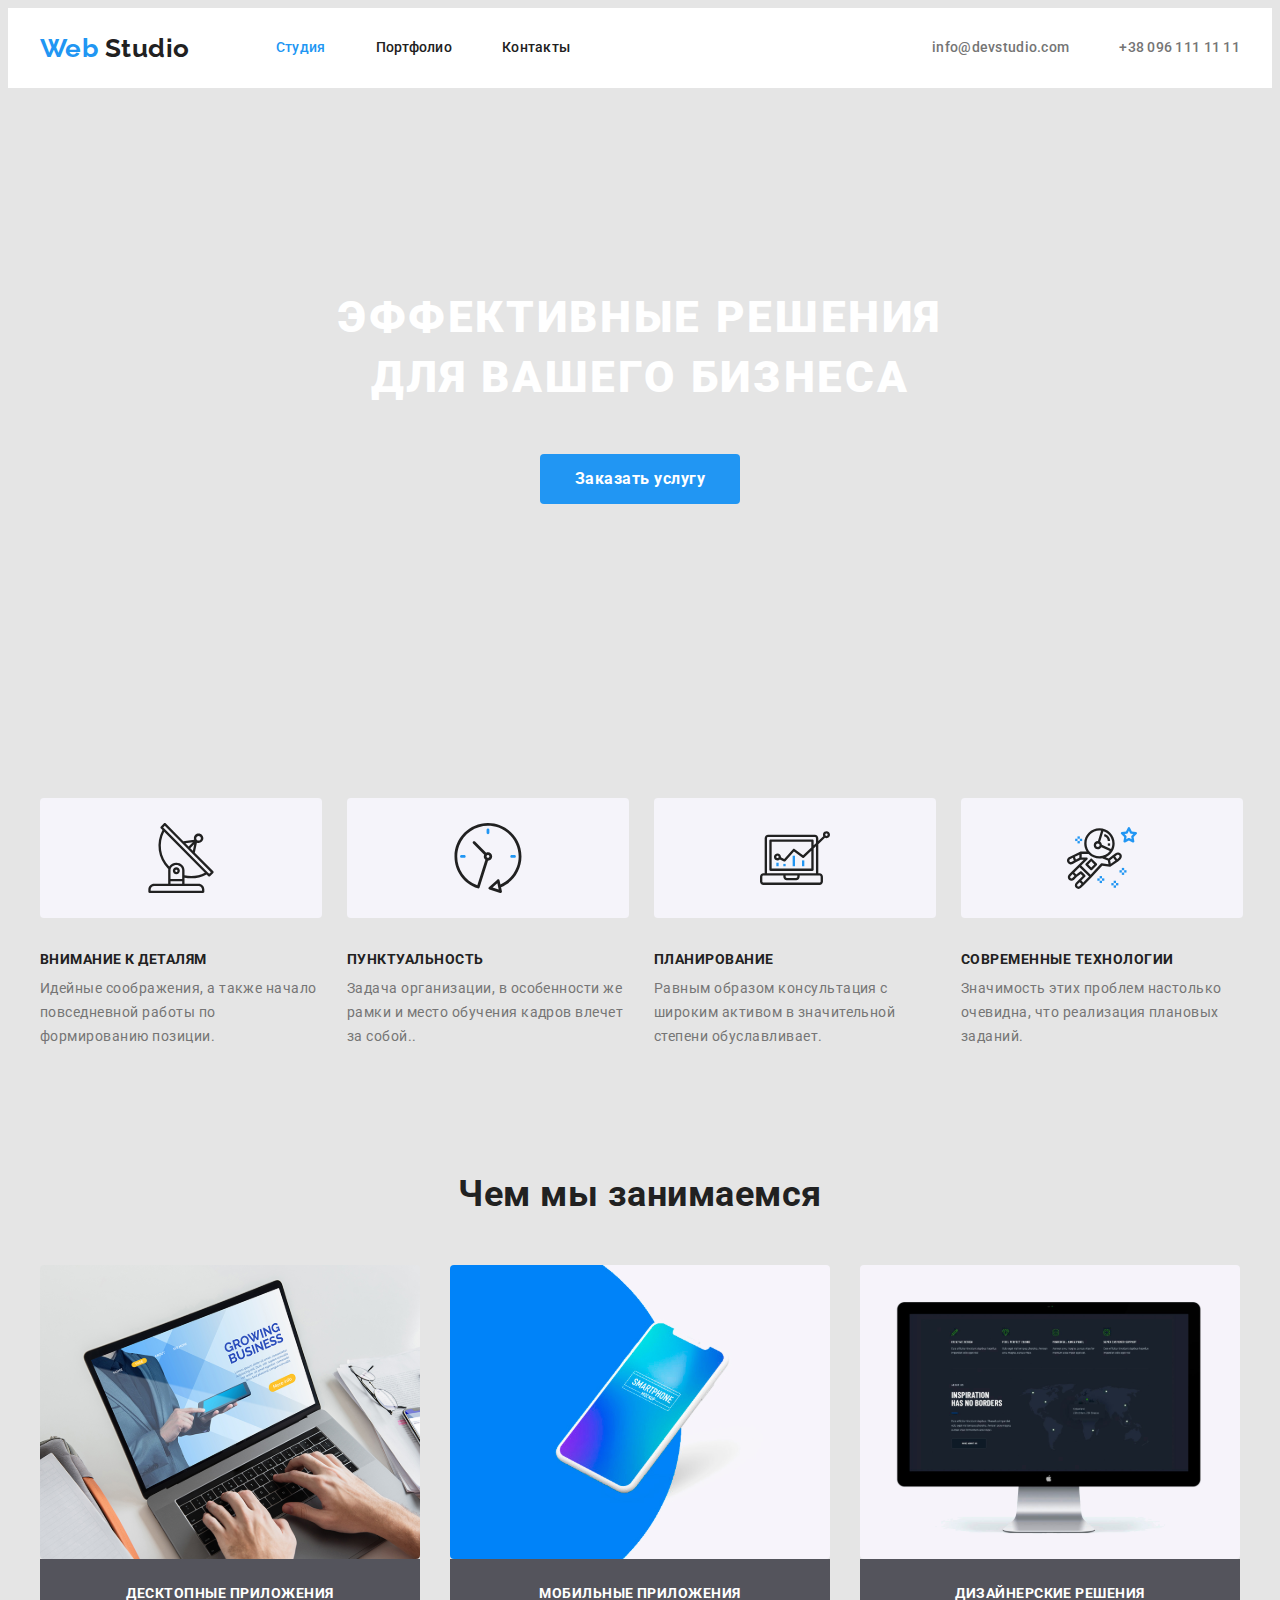
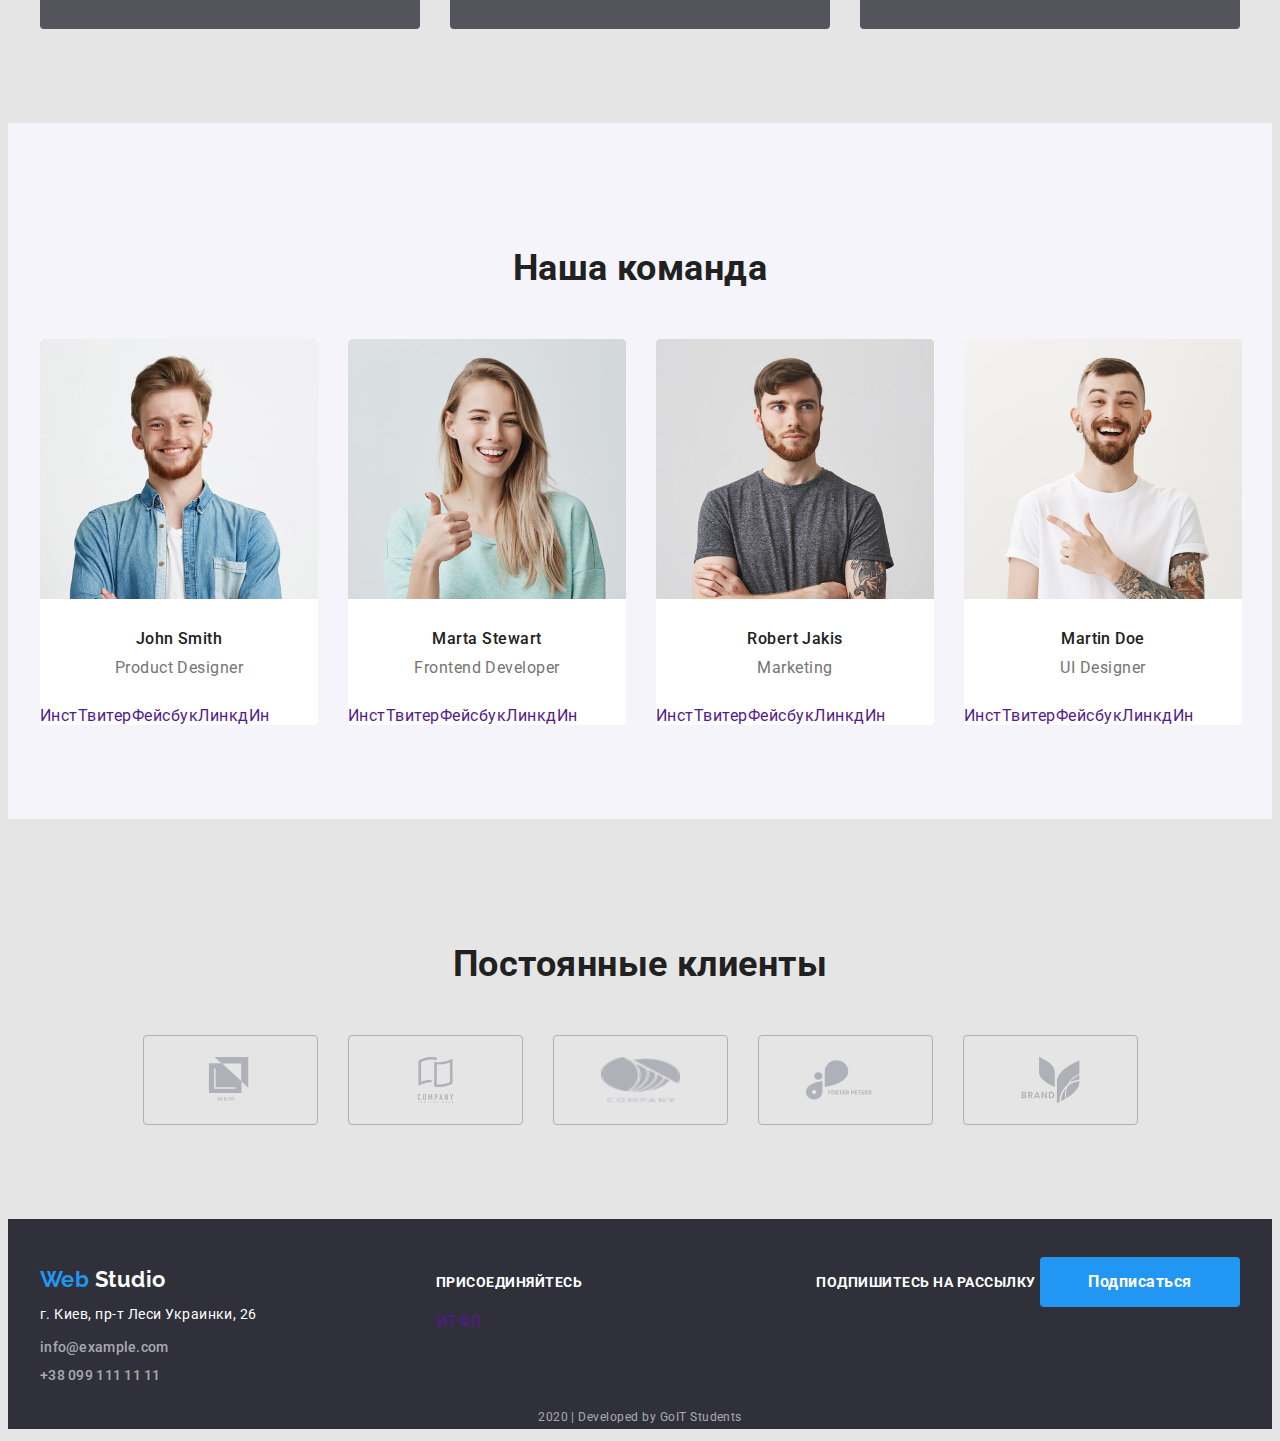
<file: index.html>
<!DOCTYPE html>
<html lang="en">
  <head>
    <meta charset="UTF-8" />
    <meta name="viewport" content="width=device-width, initial-scale=1.0" />
    <title>Document</title>
    <link
      href="https://fonts.googleapis.com/css2?family=Raleway:wght@700&family=Roboto:wght@400;500;700;900&display=swap"
      rel="stylesheet"
    />
    <link rel="stylesheet" href="./css/common.css" />
    <link rel="stylesheet" href="./css/main.css" />
  </head>
  <body>
    <!--Шапка сайта-->
    <header class="page-header">
      <div class="container main-nav">
        <nav class="main-nav">
          <a href="./index.html" class="logo link">
            <span class="web-title">Web</span> Studio</a
          >
          <ul class="site-nav list">
            <li class="item"><a href="" class="link current">Студия</a></li>
            <li class="item"><a href="./portfolio.html" class="link">Портфолио</a></li>
            <li class="item"><a href="" class="link">Контакты</a></li>
          </ul>
        </nav>
              <ul class="list contacts">
                <li class="item">
                  <a href="mailto:info@devstudio.com" class="contact link"
                    >info@devstudio.com</a
                  >
                </li>
                <li class="item">
                  <a href="tel:+380961111111" class="contact link"
                    >+38 096 111 11 11</a
                  >
                </li>
              </ul>
      </div>
    </header>

    <main>
      <!--заказ услуги-->
      <section class="container hero">
        <h1 class="hero-title">эффективные решения <br> для вашего бизнеса</h1>
        <a href="" class="button link">Заказать услугу</a>
      </section>

      <!--перечисление качеств сервиса-->
      <section class="section">
        <div class="container">
          <ul class="list">
            <li class="features">
              <a href="">
                <img src="./images/antenna.svg" alt="Антена" class="icon" />
              </a>
              <h3 class="section-title">внимание к деталям</h3>
              <p class="description">
                Идейные соображения, а также начало повседневной работы по
                формированию позиции.
              </p>
            </li>
            <li class="features">
              <a href="">
                <img src="./images/clock.svg" alt="Часы" class="icon"/>
              </a>
              <h3 class="section-title">пунктуальность</h3>
              <p class="description">
                Задача организации, в особенности же рамки и место обучения
                кадров влечет за собой..
              </p>
            </li>
            <li class="features">
              <a href="">
                <img src="./images/diagram.svg" alt="Диаграмма" class="icon"/>
              </a>
              <h3 class="section-title">планирование</h3>
              <p class="description">
                Равным образом консультация с широким активом в значительной
                степени обуславливает.
              </p>
            </li>
            <li class="features">
              <a href="">
                <img src="./images/astronaut.svg" alt="Астронавт" class="icon" />
              </a>
              <h3 class="section-title">современные технологии</h3>
              <p class="description">
                Значимость этих проблем настолько очевидна, что реализация
                плановых заданий.
              </p>
            </li>
          </ul>
        </div>
      </section>

      <!--услуги-->
      <section class="section">
        <div class="container service">
          <h2 class="section-title caption">Чем мы занимаемся</h2>
          <ul class="list">
            <li class="items">
              <img src="./images/img1.svg" alt="ноутбук" weidht="380" class="img"/>
              <h3 class="section-list">десктопные приложения</h3>
            </li>
            <li class="items">
              <img
                src="./images/box.svg"
                alt="мобильный телефон"
                weidht="380" class="img"
              />
              <h3 class="section-list">мобильные приложения</h3>
            </li>
            <li class="items">
              <img src="./images/img3.svg" alt="экран" weidht="380" class="img"/>
              <h3 class="section-list">дизайнерские решения</h3>
            </li>
          </ul>
        </div>
      </section>

      <!--список команды-->
      <section class="section team">
        <div class="container tm">
          <h2 class="section-title caption">Наша команда</h2>
          <ul class="list">
            <li class="list-team">
              <img
                src="./images/imgteam1.jpg"
                alt="Фото Джона Смита"
                weidht="278" class="photo"
              />
                <h3 class="section-title name">John Smith</h3>
                <p class="position">Product Designer</p>
              <ul class="list">
                <li>
                  <a
                    href=""
                    aria-label="Ссылка на Инстаграм"
                    class="selection link"
                    >Инст</a
                  >
                </li>
                <li>
                  <a
                    href=""
                    aria-label="Ссылка на Твитер"
                    class="selection link"
                    >Твитер</a
                  >
                </li>
                <li>
                  <a
                    href=""
                    aria-label="Ссылка на Фейсбук"
                    class="selection link"
                    >Фейсбук</a
                  >
                </li>
                <li>
                  <a
                    href=""
                    aria-label="Ссылка на ЛинкедИн"
                    class="selection link"
                    >ЛинкдИн</a
                  >
                </li>
              </ul>
            </li>
            <li class="list-team">
              <img
                src="./images/imgteam2.jpg"
                alt="Фото Марты Стюарт"
                weidht="278" class="photo"
              />
              <h3 class="section-title name">Marta Stewart</h3>
              <p class="position">Frontend Developer</p>
              <ul class="list">
                <li>
                  <a
                    href=""
                    aria-label="Ссылка на Инстаграм"
                    class="selection link"
                    >Инст</a
                  >
                </li>
                <li>
                  <a
                    href=""
                    aria-label="Ссылка на Твитер"
                    class="selection link"
                    >Твитер</a
                  >
                </li>
                <li>
                  <a
                    href=""
                    aria-label="Ссылка на Фейсбук"
                    class="selection link"
                    >Фейсбук</a
                  >
                </li>
                <li>
                  <a
                    href=""
                    aria-label="Ссылка на ЛинкедИн"
                    class="selection link"
                    >ЛинкдИн</a
                  >
                </li>
              </ul>
            </li>
            <li class="list-team">
              <img
                src="./images/imgteam3.jpg"
                alt="Фото Роберта Джакиса"
                weidht="278" class="photo"
              />
              <h3 class="section-title name">Robert Jakis</h3>
              <p class="position">Marketing</p>
              <ul class="list">
                <li>
                  <a
                    href=""
                    aria-label="Ссылка на Инстаграм"
                    class="selection link"
                    >Инст</a
                  >
                </li>
                <li>
                  <a
                    href=""
                    aria-label="Ссылка на Твитер"
                    class="selection link"
                    >Твитер</a
                  >
                </li>
                <li>
                  <a
                    href=""
                    aria-label="Ссылка на Фейсбук"
                    class="selection link"
                    >Фейсбук</a
                  >
                </li>
                <li>
                  <a
                    href=""
                    aria-label="Ссылка на ЛинкедИн"
                    class="selection link"
                    >ЛинкдИн</a
                  >
                </li>
              </ul>
            </li>
            <li class="list-team">
              <img
                src="./images/imgteam4.jpg"
                alt="Фото Мартиа Доя"
                weidht="278" class="photo"
              />
              <h3 class="section-title name">Martin Doe</h3>
              <p class="position">UI Designer</p>
              <ul class="list">
                <li>
                  <a
                    href=""
                    aria-label="Ссылка на Инстаграм"
                    class="selection link"
                    >Инст</a
                  >
                </li>
                <li>
                  <a
                    href=""
                    aria-label="Ссылка на Твитер"
                    class="selection link"
                    >Твитер</a
                  >
                </li>
                <li>
                  <a
                    href=""
                    aria-label="Ссылка на Фейсбук"
                    class="selection link"
                    >Фейсбук</a
                  >
                </li>
                <li>
                  <a
                    href=""
                    aria-label="Ссылка на ЛинкедИн"
                    class="selection link"
                    >ЛинкдИн</a
                  >
                </li>
              </ul>
            </li>
          </ul>
        </div>
      </section>

      <!--Клиенты-->
      <section class="section">
        <div class="container clnt">
        <h2 class="section-title caption">Постоянные клиенты</h2>
        <ul class="list companies">
          <li class="company-list">
            <a href="">
              <img src="./images/logo1.svg" alt="Логотип компании 1" class="client" />
            </a>
          </li>
          <li class="company-list">
            <a href="">
              <img src="./images/logo2.svg" alt="Логотип компании 2" class="client"/>
            </a>
          </li>
          <li class="company-list">
            <a href="">
              <img src="./images/logo3.png" alt="Логотип компании 3" class="client" />
            </a>
          </li>
          <li class="company-list">
            <a href="">
              <img src="./images/logo4.svg" alt="Логотип компании 4" class="client"/>
            </a>
          </li>
          <li class="company-list">
            <a href="">
              <img src="./images/logo5.svg" alt="Логотип компании 5" class="client"/>
            </a>
          </li>
        </ul>
      </section>
      </div>
    </main>

    <!--подвал-->
    <footer class="footer">
      <div class="container">
        <div class="footer-items">
          <div>
            <a href="" class="logo link">
              <span class="web-title">Web</span>
              <span class="studio-title">Studio</span>
            </a>
            <address class="footer-title">
              <span class="adress">г. Киев, пр-т Леси Украинки, 26</span>  <br />
              <a href="mailto:info@example.com" class="contact link"
                >info@example.com</a
              >
              <br />
              <a href="tel:+380991111111" class="contact link">+38 099 111 11 11</a>
            </address>
          </div>
          <div class="actions-icon">
            <b class="footer-title action">присоединяйтесь</b>
            <ul class="section list">
              <li>
                <a href="" aria-label="Ссылка на Инстаграм" class="selection link"
                  >И</a
                >
              </li>
              <li>
                <a href="" aria-label="Ссылка на Твитер" class="selection link"
                  >Т</a
                >
              </li>
              <li>
                <a href="" aria-label="Ссылка на Фейсбук" class="selection link"
                  >Ф</a
                >
              </li>
              <li>
                <a href="" aria-label="Ссылка на ЛинкедИн" class="selection link"
                  >Л</a
                >
              </li>
            </ul>
          </div>
          <div class="action-subscribe">
            <b class="footer-title action">подпишитесь на рассылку</b>
            <a href="" class="button link">Подписаться</a>
          </div>
        </div>
        <p class="develope-title">2020 | Developed by GoIT Students</p>
      </div>
    </footer>
  </body>
</html>
</file>
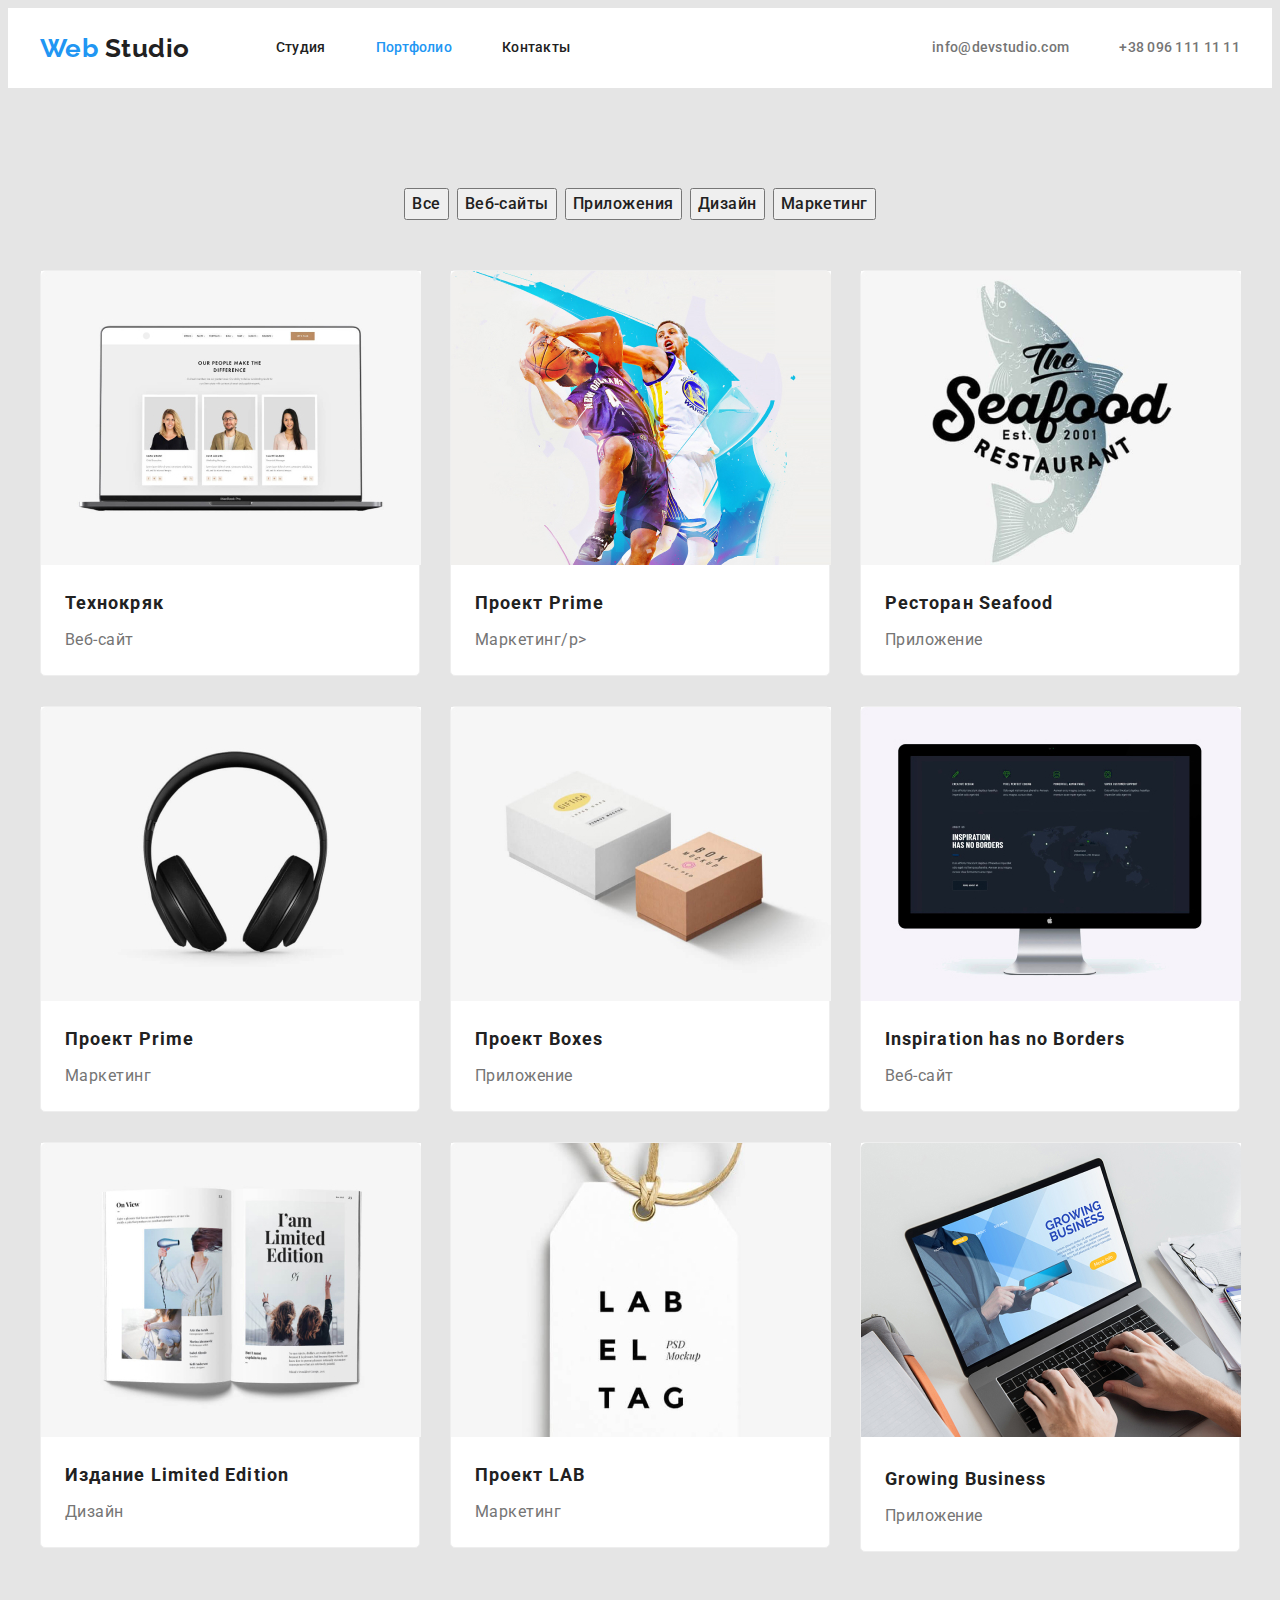
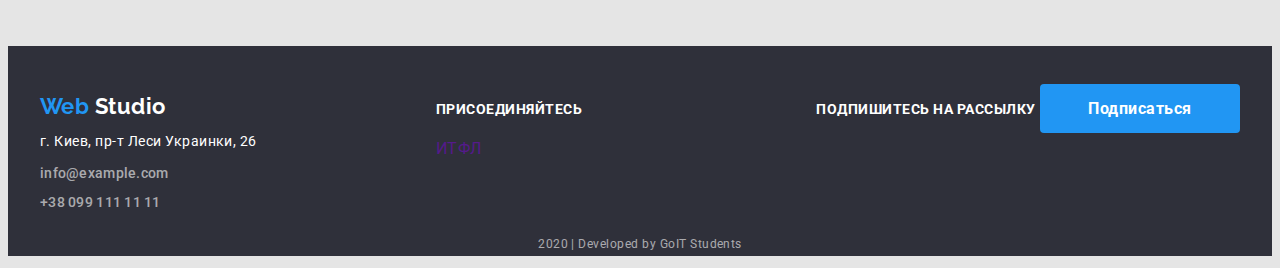
<file: portfolio.html>
<!DOCTYPE html>
<html lang="en">
  <head>
    <meta charset="UTF-8" />
    <meta name="viewport" content="width=device-width, initial-scale=1.0" />
    <title>Document</title>
    <link
      href="https://fonts.googleapis.com/css2?family=Raleway:wght@700&family=Roboto:wght@400;500;700;900&display=swap"
      rel="stylesheet"
    />
    <link rel="stylesheet" href="./css/common.css" />
    <link rel="stylesheet" href="./css/portfolio.css" />
    <link rel="stylesheet" href="./css/main.css" />
  </head>

  <body>
    <!--Шапка сайта-->
    <header class="page-header">
      <div class="container main-nav">
        <nav class="main-nav">
          <a href="./index.html" class="logo link">
            <span class="web-title">Web</span> Studio</a
          >
          <ul class="site-nav list">
            <li class="item"><a href="./index.html" class="link">Студия</a></li>
            <li class="item">
              <a href="./portfolio.html" class="link current">Портфолио</a>
            </li>
            <li class="item"><a href="" class="link">Контакты</a></li>
          </ul>
        </nav>
        <ul class="list contacts">
          <li class="item">
            <a href="mailto:info@devstudio.com" class="contact link"
              >info@devstudio.com</a
            >
          </li>
          <li class="item">
            <a href="tel:+380961111111" class="contact link"
              >+38 096 111 11 11</a
            >
          </li>
        </ul>
      </div>
    </header>

    <main>
      <!-- Фильтер -->
      <div class="line">
        <div class="btn-filter">
          <button type="button" class="filter">Все</button>
          <button type="button" class="filter">Веб-сайты</button>
          <button type="button" class="filter">Приложения</button>
          <button type="button" class="filter">Дизайн</button>
          <button type="button" class="filter">Маркетинг</button>
        </div>
      </div>

      <!-- галерея работ -->
      <section class="portfolio">
        <div class="works">
          <ul class="list">
            <li class="element">
              <div class="billet">
                <img src="./images/tehnokryak.jpg" alt="Ноутбук" class="img" />
                <h2 class="portfolio-title">Технокряк</h2>
                <p class="portfolio-category">Веб-сайт</p>
              </div>
              <!-- <p class="portfolio-description">
                Технокряк это современная площадка распространения коронавируса.
                Компании используют эту платформу для цифрового шпионажа и атак
                на защищённые сервера конкурентов.
              </p> -->
            </li>
            <li class="element">
              <div class="billet">
                <img
                  src="./images/neworleand.jpg"
                  alt="Игра в баскетбол"
                  class="img"
                />
                <h2 class="portfolio-title">Проект Prime</h2>
                <p class="portfolio-category">Маркетинг/p></p>
              </div>
              <!-- <p class="portfolio-description">
                Технокряк это современная площадка распространения коронавируса.
                Компании используют эту платформу для цифрового шпионажа и атак
                на защищённые сервера конкурентов.
              </p> -->
            </li>
            <li class="element">
              <div class="billet">
                <img src="./images/seafood.jpg" alt="Акула" class="img" />
                <h2 class="portfolio-title">Ресторан Seafood</h2>
                <p class="portfolio-category">Приложение</p>
              </div>
              <!-- <p class="portfolio-description">
                Технокряк это современная площадка распространения коронавируса.
                Компании используют эту платформу для цифрового шпионажа и атак
                на защищённые сервера конкурентов.
              </p> -->
            </li>
            <li class="element">
              <div class="billet">
                <img src="./images/prime.jpg" alt="Наушники" class="img" />
                <h2 class="portfolio-title">Проект Prime</h2>
                <p class="portfolio-category">Маркетинг</p>
              </div>
              <!-- <p class="portfolio-description">
                Технокряк это современная площадка распространения коронавируса.
                Компании используют эту платформу для цифрового шпионажа и атак
                на защищённые сервера конкурентов.
              </p> -->
            </li>
            <li class="element">
              <div class="billet">
                <img src="./images/boxes.jpg" alt="Коробки" class="img" />
                <h2 class="portfolio-title">Проект Boxes</h2>
                <p class="portfolio-category">Приложение</p>
              </div>
              <!-- <p class="portfolio-description">
                Технокряк это современная площадка распространения коронавируса.
                Компании используют эту платформу для цифрового шпионажа и атак
                на защищённые сервера конкурентов.
              </p> -->
            </li>
            <li class="element">
              <div class="billet">
                <img src="./images/inspiration.jpg" alt="Экран" class="img" />
                <h2 class="portfolio-title">Inspiration has no Borders</h2>
                <p class="portfolio-category">Веб-сайт</p>
              </div>
              <!-- <p class="portfolio-description">
                Технокряк это современная площадка распространения коронавируса.
                Компании используют эту платформу для цифрового шпионажа и атак
                на защищённые сервера конкурентов.
              </p> -->
            </li>
            <li class="element">
              <div class="billet">
                <img src="./images/edition.jpg" alt="Книга" class="img" />
                <h2 class="portfolio-title">Издание Limited Edition</h2>
                <p class="portfolio-category">Дизайн</p>
              </div>
              <!-- <p class="portfolio-description">
                Технокряк это современная площадка распространения коронавируса.
                Компании используют эту платформу для цифрового шпионажа и атак
                на защищённые сервера конкурентов.
              </p> -->
            </li>
            <li class="element">
              <div class="billet">
                <img src="./images/lab.jpg" alt="Бирка" class="img" />
                <h2 class="portfolio-title">Проект LAB</h2>
                <p class="portfolio-category">Маркетинг</p>
              </div>
              <!-- <p class="portfolio-description">
                Технокряк это современная площадка распространения коронавируса.
                Компании используют эту платформу для цифрового шпионажа и атак
                на защищённые сервера конкурентов.
              </p> -->
            </li>
            <li class="element">
              <div class="billet">
                <img src="./images/business.jpg" alt="Ноутбук" />
                <h2 class="portfolio-title">Growing Business</h2>
                <p class="portfolio-category">Приложение</p>
              </div>
              <!-- <p class="portfolio-description">
                Технокряк это современная площадка распространения коронавируса.
                Компании используют эту платформу для цифрового шпионажа и атак
                на защищённые сервера конкурентов.
              </p> -->
            </li>
          </ul>
        </div>
      </section>
    </main>

    <!--подвал-->
    <footer class="footer">
      <div class="container">
        <div class="footer-items">
          <div>
            <a href="" class="logo link">
              <span class="web-title">Web</span>
              <span class="studio-title">Studio</span>
            </a>
            <address class="footer-title">
              <span class="adress">г. Киев, пр-т Леси Украинки, 26</span> <br />
              <a href="mailto:info@example.com" class="contact link"
                >info@example.com</a
              >
              <br />
              <a href="tel:+380991111111" class="contact link"
                >+38 099 111 11 11</a
              >
            </address>
          </div>
          <div class="actions-icon">
            <b class="footer-title action">ПРИСОЕДИНЯЙТЕСЬ</b>
            <ul class="section list">
              <li>
                <a
                  href=""
                  aria-label="Ссылка на Инстаграм"
                  class="selection link"
                  >И</a
                >
              </li>
              <li>
                <a href="" aria-label="Ссылка на Твитер" class="selection link"
                  >Т</a
                >
              </li>
              <li>
                <a href="" aria-label="Ссылка на Фейсбук" class="selection link"
                  >Ф</a
                >
              </li>
              <li>
                <a
                  href=""
                  aria-label="Ссылка на ЛинкедИн"
                  class="selection link"
                  >Л</a
                >
              </li>
            </ul>
          </div>
          <div class="action-subscribe">
            <b class="footer-title action">ПОДПИШИТЕСЬ НА РАССЫЛКУ</b>
            <a href="" class="button link">Подписаться</a>
          </div>
        </div>
        <p class="develope-title">2020 | Developed by GoIT Students</p>
      </div>
    </footer>
  </body>
</html>
</file>
<file: css/common.css>
/* title color #212121 */
/* text color #757575 */
/* button background color #2196F3 */
/*  wight #FFFFFF */
/* adress color  rgba(255, 255, 255, 0.6); */

:root {
  --title-text-color: #212121;
  --primary-text-color: #757575;
  --active-bgr-color: #2196f3;
  --button-title-color: #ffffff;
  --adress-text-color: rgba(255, 255, 255, 0.6);
  --background-gray-color: #f5f4fa;
  --background-footer-color: #2f303a;
  --primary-bg-color: #e5e5e5;
  --secondary-bg-color: rgba(47, 48, 58, 0.8);
}

html {
  box-sizing: border-box;
}

*,
*::before,
*::after {
  box-sizing: inherit;
}

.list {
  list-style: none;
  margin: 0;
  padding: 0;
}

body {
  background-color: #e5e5e5;
  color: var(--primary-text-color);

  font-family: roboto, sans-serif;
  letter-spacing: 0.03em;
}

.main-nav {
  display: flex;
  align-items: center;
}

.container {
  margin-left: auto;
  margin-right: auto;
  padding-left: 15px;
  padding-right: 15px;
  width: 1230px;
}

.main-nav {
  display: flex;
}

.link {
  text-decoration: none;
}

.logo {
  color: var(--title-text-color);

  font-family: Raleway;
  font-weight: 700;
  font-size: 26px;
  line-height: 1.19;
}
.web-title {
  color: var(--active-bgr-color);
}

/* site nav */

.site-nav {
  margin-left: 86px;
  display: flex;
}

.site-nav .item:not(:last-child) {
  margin-right: 50px;
}

.list .item:not(:last-child) {
  margin-right: 50px;
}

.site-nav .link {
  display: block;
  padding-bottom: 32px;
  padding-top: 32px;
  color: var(--title-text-color);

  font-weight: 500;
  font-size: 14px;
  line-height: 1.14;
  letter-spacing: 0.02em;
}

.site-nav .link:hover,
.site-nav .link:focus {
  color: var(--active-bgr-color);
}

.site-nav .link.current {
  color: var(--active-bgr-color);
}

.adrs {
  display: flex;
}

.contact {
  display: block;
  padding-top: 32px;
  padding-bottom: 32px;
  color: var(--primary-text-color);

  font-weight: 500;
  font-size: 14px;
  line-height: 1.14;
  letter-spacing: 0.02em;
}

.contacts {
  display: flex;
  margin-left: auto;
}

.items {
  margin-left: 50px;
}

.list .item:not(:last child) {
  margin-right: 0;
}

.contact:hover,
.contact:focus {
  color: var(--active-bgr-color);
}

/* footer */

.footer {
  background-color: var(--background-footer-color);
}

.studio-title {
  color: var(--button-title-color);
}

.footer .logo {
  display: inline-block;
  margin-top: 48px;
  margin-bottom: 10px;
  font-size: 22px;
  line-height: 1.18;
}

.adress {
  display: inline-block;
  margin-top: 0;
  margin-bottom: 9px;
}

.footer-title {
  color: var(--button-title-color);
  font-style: normal;

  font-weight: 400;
  font-size: 14px;
  line-height: 1.71;
}

.actions-icon .footer-title {
  text-transform: uppercase;
}

.action-subscribe .footer-title {
  text-transform: uppercase;
}

.footer .contact {
  display: inline-block;
  color: var(--adress-text-color);
  margin-bottom: 9px;
}

.footer .contact:hover,
.footer .contact:focus {
  color: var(--active-bgr-color);
}

.develope-title {
  color: var(--adress-text-color);

  font-weight: normal;
  font-size: 12px;
  line-height: 2;
  text-align: center;
}

.footer-items {
  display: flex;
}

.action {
  margin-top: 56px;
  display: inline-block;
  margin-bottom: 21px;
  font-weight: 700;
  font-size: 14px;
  line-height: 1.14;
}

.footer-title .contact {
  padding-bottom: 0;
  padding-top: 0;
}

.actions-icon {
  margin-right: 100px;
  margin-left: 179px;
}

.action-subscribe {
  margin-left: auto;
}
</file>
<file: css/main.css>
/* title color #212121 */
/* text color #757575 */
/* button background color #2196F3 */
/*  wight #FFFFFF */
/* adress color  rgba(255, 255, 255, 0.6); */

/* Page Header */
.page-header {
  background-color: var(--button-title-color);
}

/* hero */
.hero {
  padding-bottom: 200px;
  padding-top: 200px;
  text-align: center;
}

.hero-title {
  margin-top: 0;
  margin-bottom: 46px;
  color: var(--button-title-color);

  font-weight: 900;
  font-size: 44px;
  line-height: 1.36;
  text-transform: uppercase;

  text-align: center;
  letter-spacing: 0.06em;
}

.button {
  display: inline-block;

  padding: 10px 32px;
  border-radius: 4px;
  min-width: 200px;
  text-align: center;

  color: var(--button-title-color);
  background-color: var(--active-bgr-color);

  font-family: Roboto;
  font-weight: 700;
  font-size: 16px;
  line-height: 1.87;
}

/* service */

.item-service {
  display: flex;
}

.features {
  width: 278px;
}

.container .list {
  display: flex;
}

.list .features:not(:last-child) {
  margin-right: 29px;
}
.icon {
  padding: 25px 106px;
  border-radius: 4px;
  background-color: var(--background-gray-color);
}

.icon:hover,
.icon:focus {
  background-color: var(--active-bgr-color);
}

.list > .items {
  margin-left: 0;
  margin-right: 30px;
}

.team {
  background-color: var(--background-gray-color);
}

.section .container {
  padding-top: 94px;
}
.section .service,
.section .clnt,
.section .tm {
  padding-bottom: 94px;
}

.section-title {
  margin-top: 30px;
  margin-bottom: 10px;
  color: var(--title-text-color);

  font-weight: 700;
  font-size: 14px;
  line-height: 1.14;
}

.features .section-title {
  text-transform: uppercase;
}

.description {
  margin-top: 0;
  margin-bottom: 0;

  font-weight: 400;
  font-size: 14px;
  line-height: 1.71;
}

.caption {
  margin-bottom: 50px;
  font-weight: 700;
  font-size: 36px;
  line-height: 1.17;
  text-align: center;
}

/* servise */

.img {
  display: block;
}

.section-list {
  display: inline-block;
  margin: 0;
  padding: 27px 70px;
  text-align: center;
  border-radius: 0px 0px 4px 4px;
  min-width: 380px;

  color: var(--button-title-color);
  background-color: var(--secondary-bg-color);

  text-transform: uppercase;
  font-weight: 700;
  font-size: 14px;
  line-height: 1.14;
}

.selection:hover,
.selection:focus {
  background-color: var(--active-bgr-color);
}

/* Team */

.photo {
  display: block;
}

.name {
  font-weight: 500;
  font-size: 16px;
  line-height: 1.19;
}

.position {
  margin-top: 0;
  margin-bottom: 28px;
  font-weight: 400;
  font-size: 16px;
  line-height: 1.19;
}
.list-team {
  display: inline-block;
  text-align: center;
  margin-right: 30px;

  background-color: var(--button-title-color);
  border-radius: 4px;
}

.list-team:last-child {
  margin-right: 0;
}

/* Clients */

.client {
  display: block;
  width: 175px;
  height: 90px;
  border: 1px solid #afb1b8;
  padding: 21px 47px;
  border-radius: 4px;
}
.section .companies {
  justify-content: center;
}

.company-list:not(:last-child) {
  margin-right: 30px;
}
</file>
<file: css/portfolio.css>
/* filter */

.line {
  width: 1230px;
  margin-left: auto;
  margin-right: auto;
}

.btn-filter {
  display: flex;
  justify-content: center;
}

.filter {
  margin-top: 100px;
  margin-bottom: 50px;
  margin-right: 8px;
  color: var(--title-text-color);
  font-family: roboto, sans-serif;

  font-weight: 500;
  font-size: 16px;
  line-height: 1.62;
  letter-spacing: 0.03em;
}

.filter:last-child {
  margin-right: 0;
}

.filter:hover,
.filter:focus {
  color: var(--button-title-color);
  background-color: var(--active-bgr-color);
}

/* portfolio */

.portfolio {
  width: 1230px;
  margin-left: auto;
  margin-right: auto;
  padding-right: 15px;
  padding-left: 15px;
}

.works .list {
  display: flex;
  flex-wrap: wrap;
}

.list .element {
  width: calc((100% - 60px) / 3);
  margin-right: 30px;
  margin-bottom: 30px;
}

.portfolio-title {
  margin-top: 20px;
  margin-bottom: 4px;
  margin-left: 24px;
  color: var(--title-text-color);

  font-weight: 700;
  font-size: 18px;
  line-height: 2;
  letter-spacing: 0.06em;
}

.portfolio-category {
  margin-left: 24px;
  margin-top: 0;
  margin-bottom: 20px;
  font-weight: 400;
  font-size: 16px;
  line-height: 1.87;
}

.portfolio-description {
  margin-top: 0;
  margin-bottom: 0;
  color: var(--button-title-color);

  font-weight: normal;
  font-size: 18px;
  line-height: 1.56;
}

.billet {
  border: 1px solid #eeeeee;
  border-radius: 5px;
  background: #ffffff;
}

.element:nth-child(3n) {
  margin-right: 0;
}

.element:nth-last-child(-n + 3) {
  margin-bottom: 94px;
}
</file>
